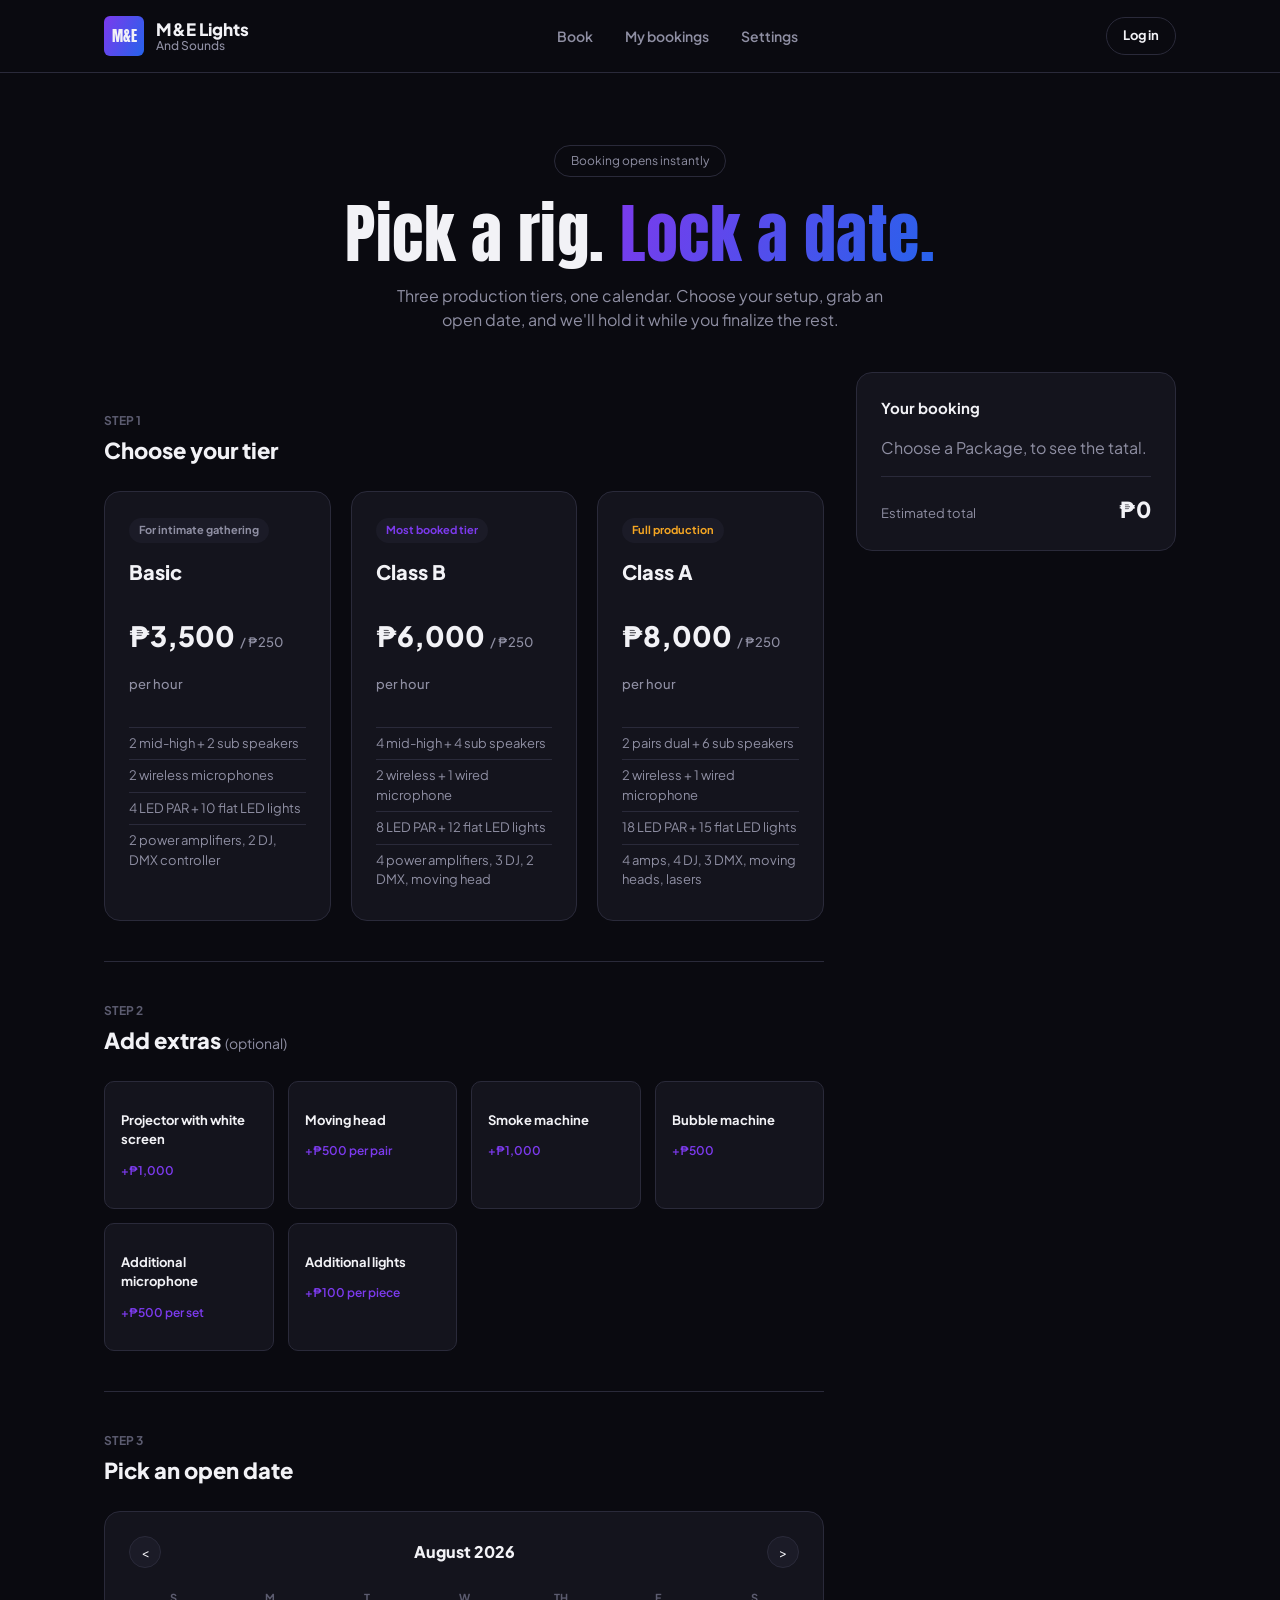
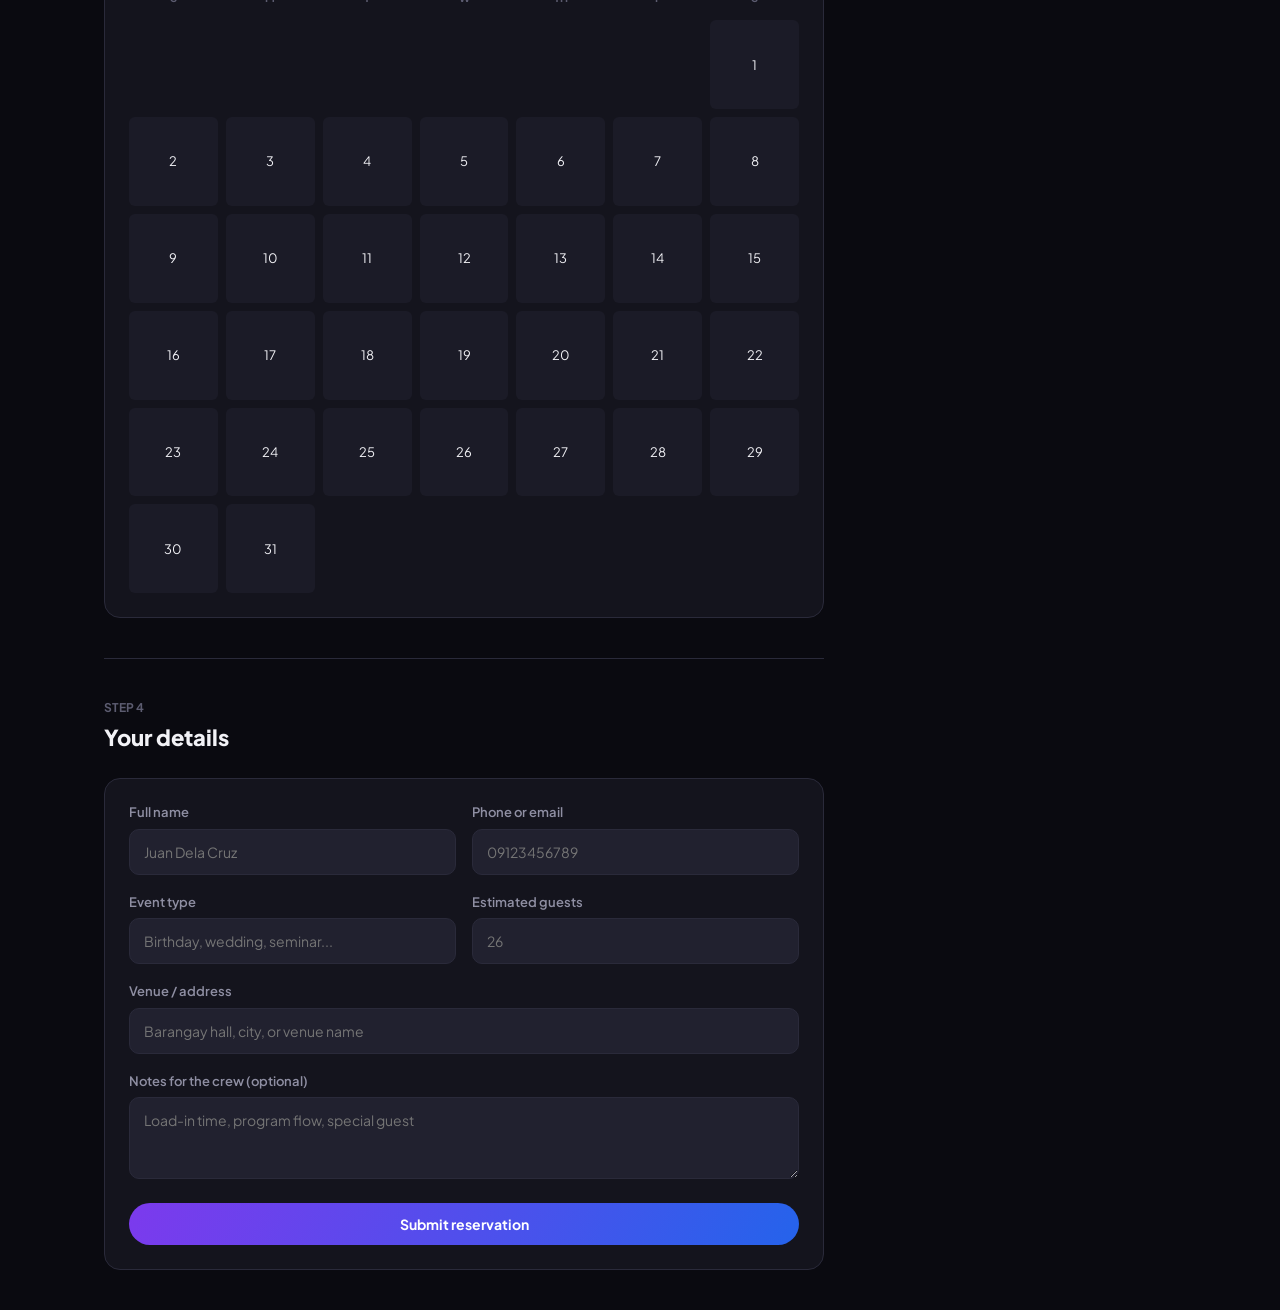
<file: student-information-system/Front-end/index.html>
<!DOCTYPE html>
<html lang="en">
<head>
<meta charset="UTF-8" />
<meta name="viewport" content="width=device-width, initial-scale=1.0" />
<title>M&E Lights and Sounds — Book Your Event</title>
<link rel="stylesheet" href="css/style.css" />
<style>
  .hero { padding: 72px 0 40px; text-align: center; }
  .hero-pill {
    display: inline-block; padding: 6px 16px; border-radius: 999px;
    border: 1px solid var(--border-subtle); font-size: 12px; color: var(--text-muted);
    margin-bottom: 24px;
  }
  .hero h1 {
    font-family: var(--font-display);
    font-weight: 400;
    font-size: clamp(36px, 6vw, 64px);
    letter-spacing: 0.5px;
    line-height: 1.05;
    margin: 0 0 16px;
  }
  .hero h1 .accent {
    background: var(--gradient-primary);
    -webkit-background-clip: text;
    background-clip: text;
    color: transparent;
  }
  .hero p { color: var(--text-muted); max-width: 520px; margin: 0 auto; font-size: 16px; }

  .step-section { padding: 40px 0; border-top: 1px solid var(--border-subtle); }
  .step-label { font-size: 12px; color: var(--text-faint); font-weight: 700; margin-bottom: 4px; }
  .step-title { font-size: 22px; font-weight: 800; margin: 0 0 24px; }

  .tier-grid {
    display: grid;
    grid-template-columns: repeat(3, 1fr);
    gap: 20px;
  }

  .tier-card {
    background: var(--bg-surface);
    border: 1px solid var(--border-subtle);
    border-radius: var(--radius-lg);
    padding: 24px;
    cursor: pointer;
    transition: border-color .15s ease, transform .15s ease;
  }

  .tier-card:hover { transform: translateY(-2px); }
  .tier-card.is-selected { border-color: var(--violet); box-shadow: 0 0 0 1px var(--violet); }

  .tier-tag {
    display: inline-block; font-size: 11px; font-weight: 700; padding: 4px 10px;
    border-radius: 999px; background: var(--bg-surface-2); color: var(--text-muted);
    margin-bottom: 14px;
  }

  .tier-name { font-size: 20px; font-weight: 800; margin: 0 0 4px; }
  .tier-price { font-size: 28px; font-weight: 800; }
  .tier-price small { font-size: 13px; font-weight: 500; color: var(--text-muted); }

  .tier-features { margin: 18px 0 0; padding: 0; list-style: none; }
  .tier-features li {
    font-size: 13px; color: var(--text-muted); padding: 6px 0;
    border-top: 1px solid var(--border-subtle);
  }

  .addon-grid {
    display: grid;
    grid-template-columns: repeat(4, 1fr);
    gap: 14px;
  }

  .addon-card {
    background: var(--bg-surface);
    border: 1px solid var(--border-subtle);
    border-radius: var(--radius-md);
    padding: 16px;
    cursor: pointer;
    transition: border-color .15s ease;
  }

  .addon-card.is-selected { border-color: var(--violet); }
  .addon-name { font-size: 13px; font-weight: 700; margin-bottom: 4px; }
  .addon-price { font-size: 12px; color: var(--violet); font-weight: 600; }

  .calendar-header {
    display: flex; align-items: center; justify-content: space-between; margin-bottom: 16px;
  }
  .calendar-title { font-weight: 800; font-size: 16px; }
  .calendar-nav {
    background: var(--bg-surface-2); border: 1px solid var(--border-subtle); color: var(--text-primary);
    width: 32px; height: 32px; border-radius: 50%; font-size: 14px;
  }
  .calendar-grid {
    display: grid; grid-template-columns: repeat(7, 1fr); gap: 8px;
  }
  .calendar-dow { text-align: center; font-size: 11px; color: var(--text-faint); font-weight: 700; padding: 6px 0; }
  .calendar-day {
    aspect-ratio: 1; border-radius: var(--radius-sm); background: var(--bg-surface-2);
    border: 1px solid transparent; color: var(--text-primary); font-size: 13px;
  }
  .calendar-day.is-empty { background: transparent; }
  .calendar-day:not(.is-empty):hover { border-color: var(--text-faint); }
  .calendar-day.is-selected { background: var(--gradient-primary); font-weight: 700; }

  .booking-layout {
    display: grid; grid-template-columns: 1fr 320px; gap: 32px; align-items: start;
  }

  .summary-card { position: sticky; top: 96px; padding: 24px; }
  .summary-card h3 { margin: 0 0 16px; font-size: 15px; }
  .summary-line {
    display: flex; justify-content: space-between; font-size: 13px; color: var(--text-muted);
    padding: 8px 0; border-bottom: 1px solid var(--border-subtle);
  }
  .summary-total {
    display: flex; justify-content: space-between; align-items: baseline;
    margin-top: 16px; padding-top: 16px; border-top: 1px solid var(--border-subtle);
  }
  .summary-total span:first-child { font-size: 13px; color: var(--text-muted); }
  .summary-total span:last-child { font-size: 22px; font-weight: 800; }

  @media (max-width: 900px) {
    .tier-grid, .addon-grid { grid-template-columns: 1fr 1fr; }
    .booking-layout { grid-template-columns: 1fr; }
    .summary-card { position: static; }
  }
</style>
</head>
<body>

<header class="site-header">
  <div class="container">
    <div class="brand">
      <div class="brand-mark">M&E</div>
      <div class="brand-name">M&E Lights <span>And Sounds</span></div>
    </div>
    <nav class="site-nav">
      <ul>
        <li><a href="index.html">Book</a></li>
        <li><a href="dashboard.html">My bookings</a></li>
        <li><a href="settings.html">Settings</a></li>
      </ul>
    </nav>
    <div class="header-actions">
      <a class="btn btn-ghost btn-sm" href="login.html">Log in</a>
    </div>
  </div>
</header>

<section class="hero">
  <div class="container">
    <span class="hero-pill">Booking opens instantly</span>
    <h1>Pick a rig. <span class="accent">Lock a date.</span></h1>
    <p>Three production tiers, one calendar. Choose your setup, grab an open date, and we'll hold it while you finalize the rest.</p>
  </div>
</section>

<div class="container booking-layout">
  <div>

    <section class="step-section" style="border-top:none;">
      <div class="step-label">STEP 1</div>
      <h2 class="step-title">Choose your tier</h2>
      <div class="tier-grid">

        <div class="tier-card" onclick="selectTier('basic', this)">
          <span class="tier-tag">For intimate gathering</span>
          <p class="tier-name">Basic</p>
          <p class="tier-price">₱3,500 <small>/ ₱250 per hour</small></p>
          <ul class="tier-features">
            <li>2 mid-high + 2 sub speakers</li>
            <li>2 wireless microphones</li>
            <li>4 LED PAR + 10 flat LED lights</li>
            <li>2 power amplifiers, 2 DJ, DMX controller</li>
          </ul>
        </div>

        <div class="tier-card" onclick="selectTier('classb', this)">
          <span class="tier-tag" style="color:var(--violet);">Most booked tier</span>
          <p class="tier-name">Class B</p>
          <p class="tier-price">₱6,000 <small>/ ₱250 per hour</small></p>
          <ul class="tier-features">
            <li>4 mid-high + 4 sub speakers</li>
            <li>2 wireless + 1 wired microphone</li>
            <li>8 LED PAR + 12 flat LED lights</li>
            <li>4 power amplifiers, 3 DJ, 2 DMX, moving head</li>
          </ul>
        </div>

        <div class="tier-card" onclick="selectTier('classa', this)">
          <span class="tier-tag" style="color:var(--amber);">Full production</span>
          <p class="tier-name">Class A</p>
          <p class="tier-price">₱8,000 <small>/ ₱250 per hour</small></p>
          <ul class="tier-features">
            <li>2 pairs dual + 6 sub speakers</li>
            <li>2 wireless + 1 wired microphone</li>
            <li>18 LED PAR + 15 flat LED lights</li>
            <li>4 amps, 4 DJ, 3 DMX, moving heads, lasers</li>
          </ul>
        </div>

      </div>
    </section>

    <section class="step-section">
      <div class="step-label">STEP 2</div>
      <h2 class="step-title">Add extras <span class="text-muted" style="font-weight:400; font-size:14px;">(optional)</span></h2>
      <div class="addon-grid">
        <div class="addon-card" onclick="toggleAddon('projector', this)">
          <p class="addon-name">Projector with white screen</p>
          <p class="addon-price">+₱1,000</p>
        </div>
        <div class="addon-card" onclick="toggleAddon('moving', this)">
          <p class="addon-name">Moving head</p>
          <p class="addon-price">+₱500 per pair</p>
        </div>
        <div class="addon-card" onclick="toggleAddon('smoke', this)">
          <p class="addon-name">Smoke machine</p>
          <p class="addon-price">+₱1,000</p>
        </div>
        <div class="addon-card" onclick="toggleAddon('bubble', this)">
          <p class="addon-name">Bubble machine</p>
          <p class="addon-price">+₱500</p>
        </div>
        <div class="addon-card" onclick="toggleAddon('mic', this)">
          <p class="addon-name">Additional microphone</p>
          <p class="addon-price">+₱500 per set</p>
        </div>
        <div class="addon-card" onclick="toggleAddon('lights', this)">
          <p class="addon-name">Additional lights</p>
          <p class="addon-price">+₱100 per piece</p>
        </div>
      </div>
    </section>

    <section class="step-section">
      <div class="step-label">STEP 3</div>
      <h2 class="step-title">Pick an open date</h2>
      <div class="card" style="padding:24px;">
        <div id="booking-calendar"></div>
      </div>
    </section>

    <section class="step-section">
      <div class="step-label">STEP 4</div>
      <h2 class="step-title">Your details</h2>
      <div class="card" style="padding:24px;">
        <div class="field-row">
          <div class="field">
            <label for="full-name">Full name</label>
            <input id="full-name" type="text" placeholder="Juan Dela Cruz" />
          </div>
          <div class="field">
            <label for="contact">Phone or email</label>
            <input id="contact" type="text" placeholder="09123456789" />
          </div>
        </div>
        <div class="field-row">
          <div class="field">
            <label for="event-type">Event type</label>
            <input id="event-type" type="text" placeholder="Birthday, wedding, seminar..." />
          </div>
          <div class="field">
            <label for="guests">Estimated guests</label>
            <input id="guests" type="number" placeholder="26" />
          </div>
        </div>
        <div class="field">
          <label for="venue">Venue / address</label>
          <input id="venue" type="text" placeholder="Barangay hall, city, or venue name" />
        </div>
        <div class="field">
          <label for="notes">Notes for the crew (optional)</label>
          <textarea id="notes" rows="3" placeholder="Load-in time, program flow, special guest"></textarea>
        </div>
        <button class="btn btn-primary btn-block" onclick="alert('Reservation submitted! Confirmation will be sent to your contact info.')">Submit reservation</button>
      </div>
    </section>

  </div>

  <aside class="card summary-card">
    <h3>Your booking</h3>
    <div id="booking-summary"><p class="text-muted">Choose a Package, to see the tatal.</p></div>
    <div class="summary-total">
      <span>Estimated total</span>
      <span id="booking-total">₱0</span>
    </div>
  </aside>
</div>

<script src="js/main.js"></script>
<script>
  renderCalendar('booking-calendar', 2026, 7); // August 2026
</script>

</body>
</html>
</file>
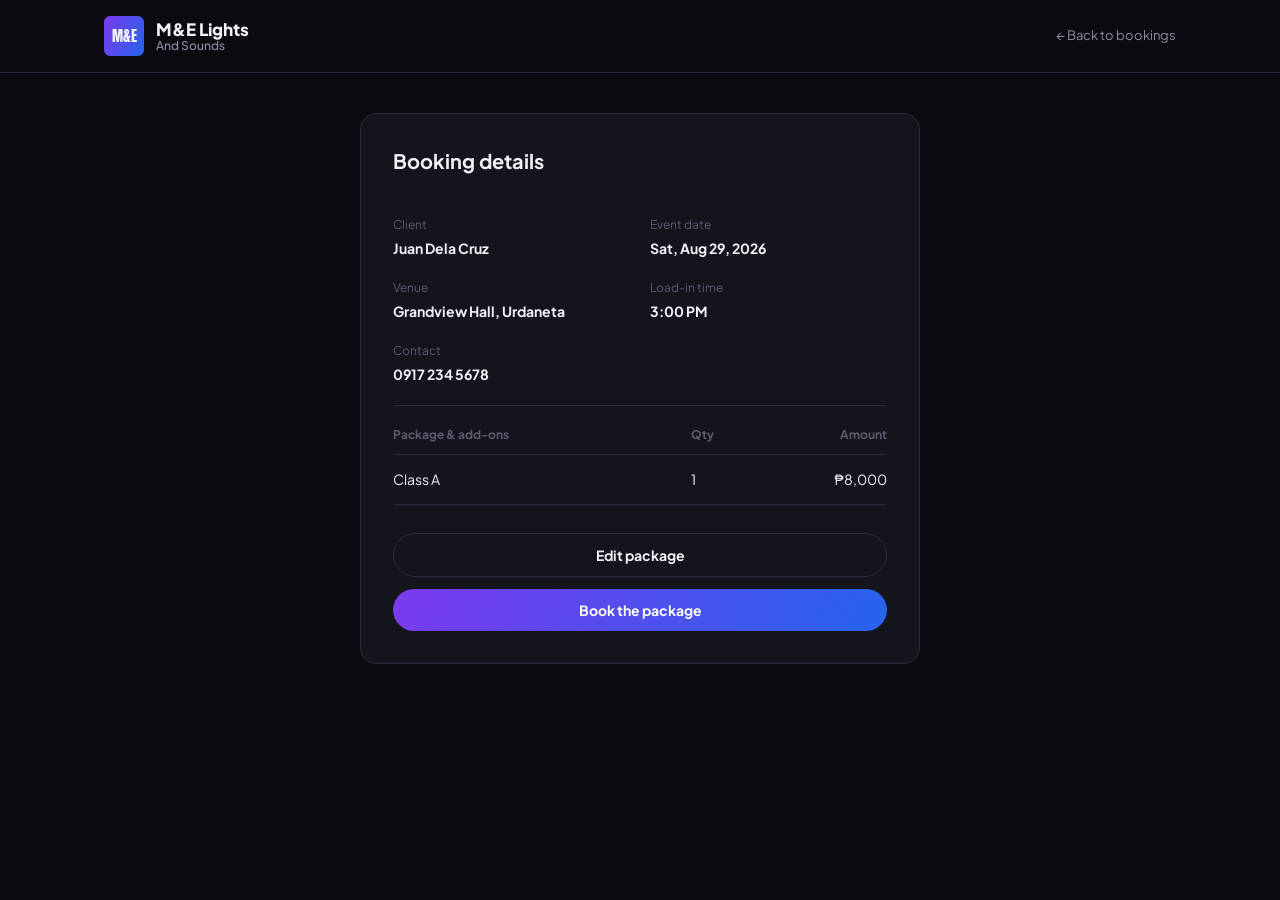
<file: student-information-system/Front-end/booking-details.html>
<!DOCTYPE html>
<html lang="en">
<head>
<meta charset="UTF-8" />
<meta name="viewport" content="width=device-width, initial-scale=1.0" />
<title>Booking Details — M&E Lights and Sounds</title>
<link rel="stylesheet" href="css/style.css" />
<style>
  .page-wrap { padding: 40px 0 80px; display: flex; justify-content: center; }
  .details-card { width: 100%; max-width: 560px; padding: 32px; }
  .details-grid {
    display: grid; grid-template-columns: 1fr 1fr; gap: 20px;
    padding: 20px 0; border-bottom: 1px solid var(--border-subtle); margin-bottom: 20px;
  }
  .details-grid div p:first-child { font-size: 12px; color: var(--text-faint); margin: 0 0 4px; }
  .details-grid div p:last-child { font-size: 14px; font-weight: 700; margin: 0; }
  table.package-table { width: 100%; border-collapse: collapse; margin-bottom: 28px; }
  table.package-table th {
    text-align: left; font-size: 12px; color: var(--text-faint); font-weight: 700;
    padding: 0 0 10px; border-bottom: 1px solid var(--border-subtle);
  }
  table.package-table td {
    padding: 14px 0; font-size: 14px; border-bottom: 1px solid var(--border-subtle);
  }
  table.package-table td:last-child, table.package-table th:last-child { text-align: right; }
</style>
</head>
<body>

<header class="site-header">
  <div class="container">
    <div class="brand">
      <div class="brand-mark">M&E</div>
      <div class="brand-name">M&E Lights <span>And Sounds</span></div>
    </div>
    <div class="header-actions">
      <a href="dashboard.html" class="text-muted" style="font-size:13px;">&larr; Back to bookings</a>
    </div>
  </div>
</header>

<div class="container page-wrap">
  <div class="card details-card">
    <h2 style="margin:0 0 20px; font-size:20px;">Booking details</h2>

    <div class="details-grid">
      <div>
        <p>Client</p>
        <p>Juan Dela Cruz</p>
      </div>
      <div>
        <p>Event date</p>
        <p>Sat, Aug 29, 2026</p>
      </div>
      <div>
        <p>Venue</p>
        <p>Grandview Hall, Urdaneta</p>
      </div>
      <div>
        <p>Load-in time</p>
        <p>3:00 PM</p>
      </div>
      <div>
        <p>Contact</p>
        <p>0917 234 5678</p>
      </div>
    </div>

    <table class="package-table">
      <thead>
        <tr><th>Package &amp; add-ons</th><th>Qty</th><th>Amount</th></tr>
      </thead>
      <tbody>
        <tr><td>Class A</td><td>1</td><td>₱8,000</td></tr>
      </tbody>
    </table>

    <button class="btn btn-ghost btn-block" style="margin-bottom:12px;" onclick="window.location.href='index.html'">Edit package</button>
    <button class="btn btn-primary btn-block" onclick="alert('Booking confirmed!')">Book the package</button>
  </div>
</div>

</body>
</html>
</file>
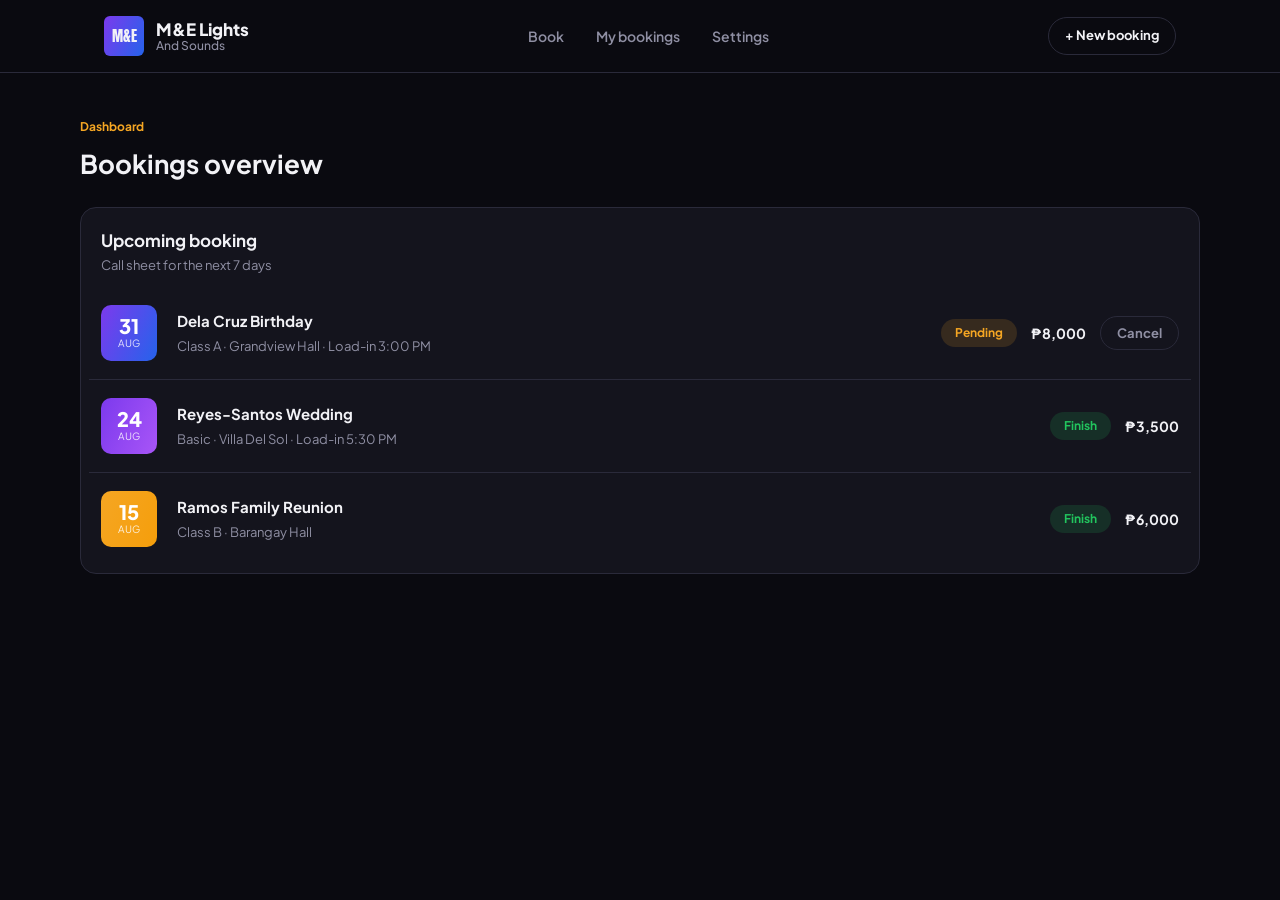
<file: student-information-system/Front-end/dashboard.html>
<!DOCTYPE html>
<html lang="en">
<head>
<meta charset="UTF-8" />
<meta name="viewport" content="width=device-width, initial-scale=1.0" />
<title>Dashboard — M&E Lights and Sounds</title>
<link rel="stylesheet" href="css/style.css" />
<style>
  .page-wrap { padding: 40px 0 80px; }
  .booking-list { padding: 8px; }
  .booking-row {
    display: flex; align-items: center; gap: 20px;
    padding: 18px 12px; border-bottom: 1px solid var(--border-subtle);
  }
  .booking-row:last-child { border-bottom: none; }
  .date-badge {
    width: 56px; height: 56px; border-radius: var(--radius-md);
    display: flex; flex-direction: column; align-items: center; justify-content: center;
    color: #fff; flex-shrink: 0;
  }
  .date-badge .day { font-size: 20px; font-weight: 800; line-height: 1; }
  .date-badge .mon { font-size: 10px; text-transform: uppercase; opacity: .85; }
  .booking-info { flex: 1; min-width: 0; }
  .booking-info h4 { margin: 0 0 4px; font-size: 15px; }
  .booking-info p { margin: 0; font-size: 13px; color: var(--text-muted); }
  .booking-side { display: flex; align-items: center; gap: 14px; flex-shrink: 0; }
  .booking-price { font-weight: 700; font-size: 14px; }

  .modal-overlay {
    position: fixed; inset: 0; background: rgba(0,0,0,0.6);
    display: none; align-items: center; justify-content: center; z-index: 100;
  }
  .modal-overlay.is-open { display: flex; }
  .modal-box { width: 100%; max-width: 340px; padding: 28px; text-align: center; }
  .modal-box p { margin: 0 0 24px; font-size: 14px; }
  .modal-actions { display: flex; gap: 12px; justify-content: center; }
</style>
</head>
<body>

<header class="site-header">
  <div class="container">
    <div class="brand">
      <div class="brand-mark">M&E</div>
      <div class="brand-name">M&E Lights <span>And Sounds</span></div>
    </div>
    <nav class="site-nav">
      <ul>
        <li><a href="index.html">Book</a></li>
        <li><a href="dashboard.html">My bookings</a></li>
        <li><a href="settings.html">Settings</a></li>
      </ul>
    </nav>
    <div class="header-actions">
      <a class="btn btn-ghost btn-sm" href="index.html">+ New booking</a>
    </div>
  </div>
</header>

<div class="container page-wrap">
  <span class="eyebrow">Dashboard</span>
  <h1 style="margin:0 0 24px; font-size:26px;">Bookings overview</h1>

  <div class="card">
    <div style="padding:20px 20px 4px;">
      <h3 style="margin:0 0 2px; font-size:17px;">Upcoming booking</h3>
      <p class="text-muted" style="margin:0; font-size:13px;">Call sheet for the next 7 days</p>
    </div>

    <div class="booking-list">
      <div class="booking-row">
        <div class="date-badge" style="background: var(--gradient-primary);">
          <span class="day">31</span><span class="mon">Aug</span>
        </div>
        <div class="booking-info">
          <h4>Dela Cruz Birthday</h4>
          <p>Class A · Grandview Hall · Load-in 3:00 PM</p>
        </div>
        <div class="booking-side">
          <span class="pill pill-pending">Pending</span>
          <span class="booking-price">₱8,000</span>
          <button class="btn btn-danger-outline btn-sm" onclick="openConfirmModal('Dela Cruz Birthday')">Cancel</button>
        </div>
      </div>

      <div class="booking-row">
        <div class="date-badge" style="background: linear-gradient(115deg, #7c3aed, #a855f7);">
          <span class="day">24</span><span class="mon">Aug</span>
        </div>
        <div class="booking-info">
          <h4>Reyes-Santos Wedding</h4>
          <p>Basic · Villa Del Sol · Load-in 5:30 PM</p>
        </div>
        <div class="booking-side">
          <span class="pill pill-finished">Finish</span>
          <span class="booking-price">₱3,500</span>
        </div>
      </div>

      <div class="booking-row">
        <div class="date-badge" style="background: linear-gradient(115deg, #f5a623, #f59e0b);">
          <span class="day">15</span><span class="mon">Aug</span>
        </div>
        <div class="booking-info">
          <h4>Ramos Family Reunion</h4>
          <p>Class B · Barangay Hall</p>
        </div>
        <div class="booking-side">
          <span class="pill pill-finished">Finish</span>
          <span class="booking-price">₱6,000</span>
        </div>
      </div>
    </div>
  </div>
</div>

<div class="modal-overlay" id="confirm-modal">
  <div class="card modal-box">
    <p id="confirm-modal-text">Are you sure you want to cancel it?</p>
    <div class="modal-actions">
      <button class="btn btn-primary btn-sm" style="background:#dc2626;" onclick="closeConfirmModal()">Confirm</button>
      <button class="btn btn-ghost btn-sm" onclick="closeConfirmModal()">Cancel</button>
    </div>
  </div>
</div>

<script src="js/main.js"></script>
</body>
</html>
</file>
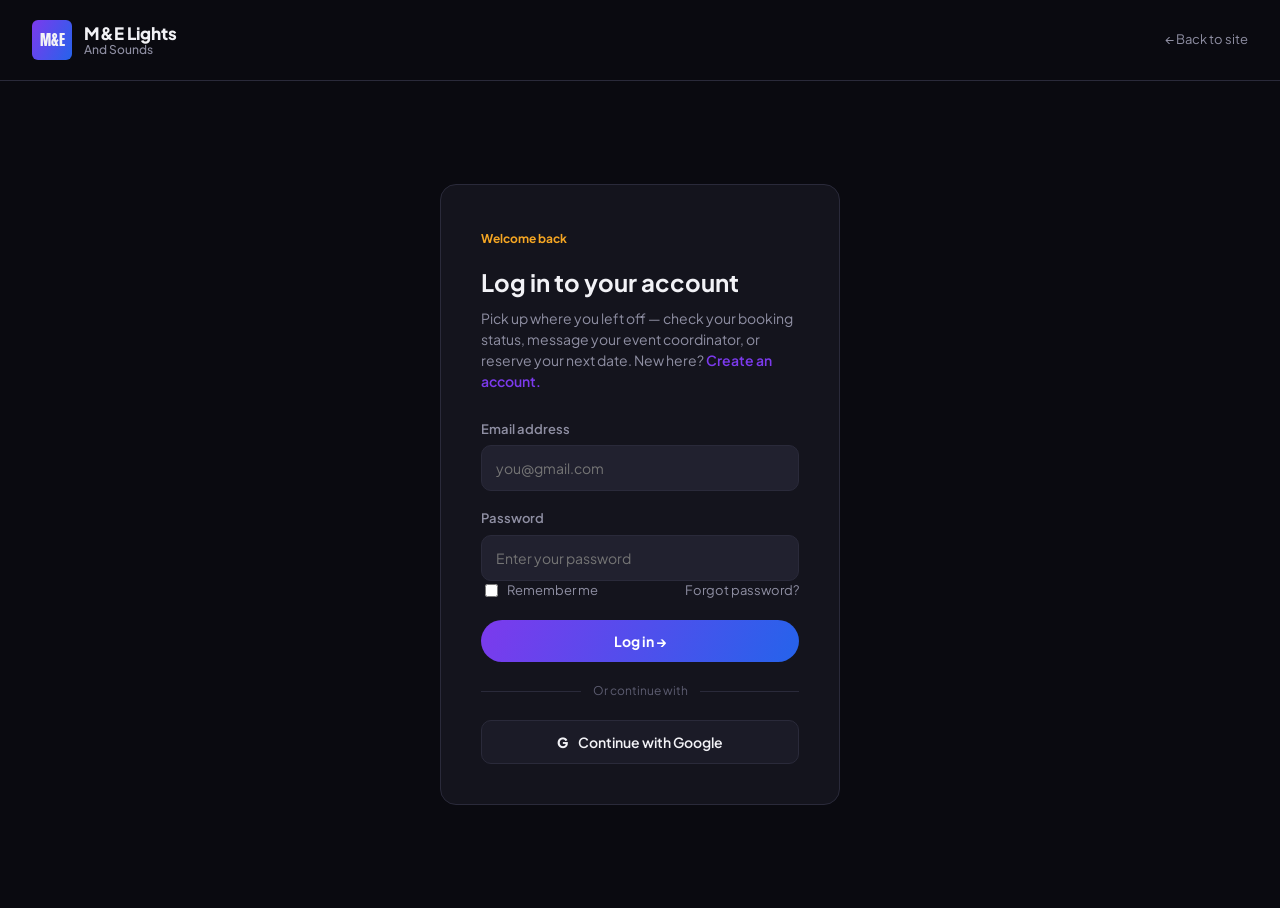
<file: student-information-system/Front-end/login.html>
<!DOCTYPE html>
<html lang="en">
<head>
<meta charset="UTF-8" />
<meta name="viewport" content="width=device-width, initial-scale=1.0" />
<title>Log in — M&E Lights and Sounds</title>
<link rel="stylesheet" href="css/style.css" />
<style>
  .auth-header {
    display: flex; align-items: center; justify-content: space-between;
    padding: 20px 32px; border-bottom: 1px solid var(--border-subtle);
  }
  .auth-wrap {
    min-height: calc(100vh - 73px);
    display: flex; align-items: center; justify-content: center;
    padding: 40px 20px;
  }
  .auth-card { width: 100%; max-width: 400px; padding: 40px; }
  .auth-card h1 { font-size: 24px; margin: 8px 0 8px; }
  .auth-card p.lead { color: var(--text-muted); font-size: 14px; margin: 0 0 28px; }
  .auth-meta { display: flex; justify-content: space-between; align-items: center; font-size: 13px; margin: -8px 0 20px; }
  .auth-meta label { display: flex; align-items: center; gap: 6px; color: var(--text-muted); }
  .divider { display: flex; align-items: center; gap: 12px; margin: 20px 0; color: var(--text-faint); font-size: 12px; }
  .divider::before, .divider::after { content: ''; flex: 1; height: 1px; background: var(--border-subtle); }
  .btn-google {
    display: flex; align-items: center; justify-content: center; gap: 10px;
    width: 100%; padding: 12px; border-radius: var(--radius-md);
    border: 1px solid var(--border-subtle); background: var(--bg-surface-2); color: var(--text-primary);
    font-weight: 600; font-size: 14px;
  }
</style>
</head>
<body>

<div class="auth-header">
  <div class="brand">
    <div class="brand-mark">M&E</div>
    <div class="brand-name">M&E Lights <span>And Sounds</span></div>
  </div>
  <a href="index.html" class="text-muted" style="font-size:13px;">&larr; Back to site</a>
</div>

<div class="auth-wrap">
  <div class="card auth-card">
    <span class="eyebrow">Welcome back</span>
    <h1>Log in to your account</h1>
    <p class="lead">Pick up where you left off — check your booking status, message your event coordinator, or reserve your next date. New here? <a href="signup.html" style="color:var(--violet); font-weight:600;">Create an account.</a></p>

    <form onsubmit="event.preventDefault(); window.location.href='dashboard.html';">
      <div class="field">
        <label for="email">Email address</label>
        <input id="email" type="email" placeholder="you@gmail.com" required />
      </div>
      <div class="field" style="margin-bottom:8px;">
        <label for="password">Password</label>
        <input id="password" type="password" placeholder="Enter your password" required />
      </div>
      <div class="auth-meta">
        <label><input type="checkbox" /> Remember me</label>
        <a href="#" style="color:var(--text-muted);">Forgot password?</a>
      </div>
      <button type="submit" class="btn btn-primary btn-block">Log in &rarr;</button>
    </form>

    <div class="divider">Or continue with</div>
    <button type="button" class="btn-google" onclick="window.location.href='dashboard.html'">
      <span style="font-weight:800;">G</span> Continue with Google
    </button>
  </div>
</div>

</body>
</html>
</file>
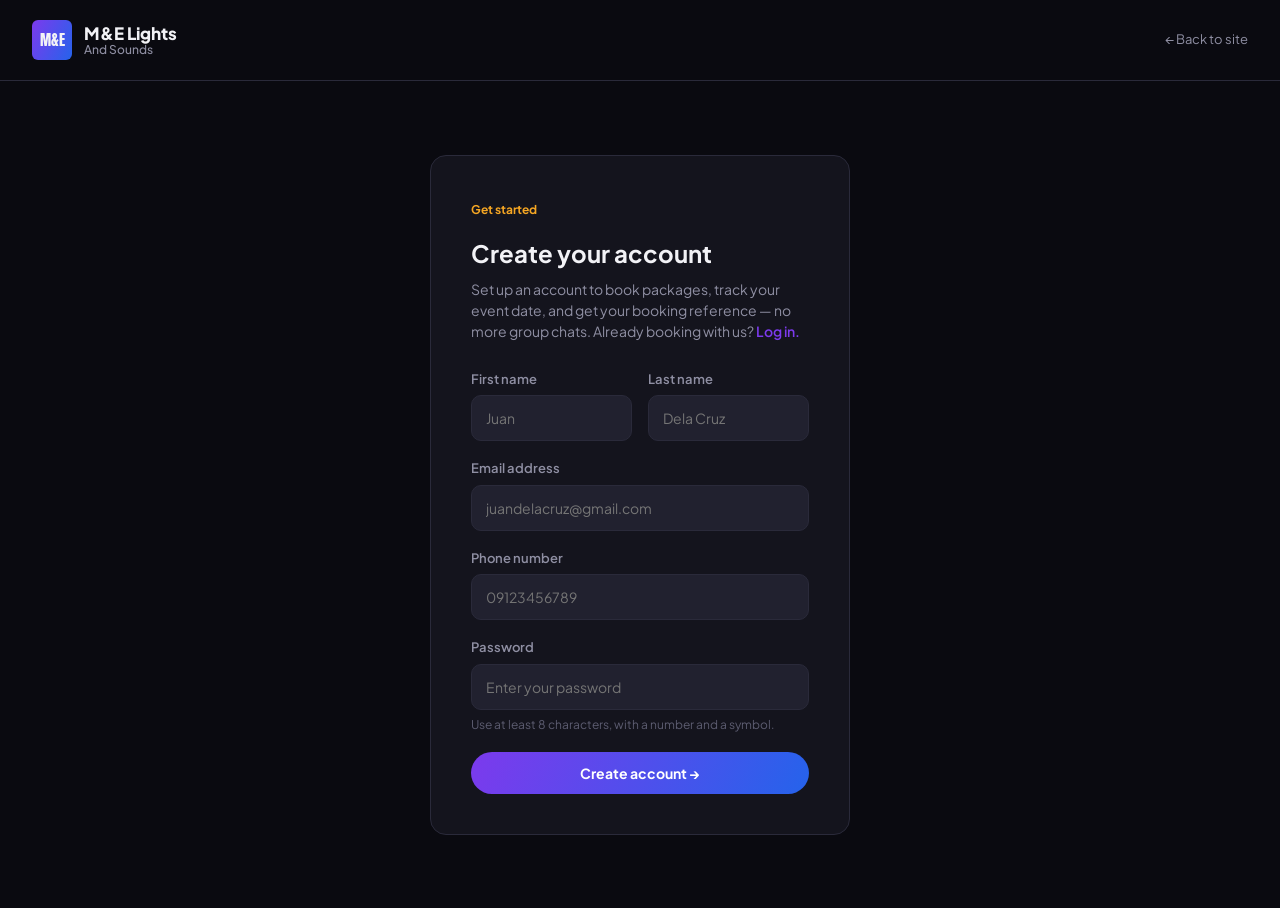
<file: student-information-system/Front-end/signup.html>
<!DOCTYPE html>
<html lang="en">
<head>
<meta charset="UTF-8" />
<meta name="viewport" content="width=device-width, initial-scale=1.0" />
<title>Create an account — M&E Lights and Sounds</title>
<link rel="stylesheet" href="css/style.css" />
<style>
  .auth-header {
    display: flex; align-items: center; justify-content: space-between;
    padding: 20px 32px; border-bottom: 1px solid var(--border-subtle);
  }
  .auth-wrap {
    min-height: calc(100vh - 73px);
    display: flex; align-items: center; justify-content: center;
    padding: 40px 20px;
  }
  .auth-card { width: 100%; max-width: 420px; padding: 40px; }
  .auth-card h1 { font-size: 24px; margin: 8px 0 8px; }
  .auth-card p.lead { color: var(--text-muted); font-size: 14px; margin: 0 0 28px; }
  .hint { font-size: 12px; color: var(--text-faint); margin-top: -12px; margin-bottom: 18px; }
</style>
</head>
<body>

<div class="auth-header">
  <div class="brand">
    <div class="brand-mark">M&E</div>
    <div class="brand-name">M&E Lights <span>And Sounds</span></div>
  </div>
  <a href="index.html" class="text-muted" style="font-size:13px;">&larr; Back to site</a>
</div>

<div class="auth-wrap">
  <div class="card auth-card">
    <span class="eyebrow">Get started</span>
    <h1>Create your account</h1>
    <p class="lead">Set up an account to book packages, track your event date, and get your booking reference — no more group chats. Already booking with us? <a href="login.html" style="color:var(--violet); font-weight:600;">Log in.</a></p>

    <form onsubmit="event.preventDefault(); window.location.href='dashboard.html';">
      <div class="field-row">
        <div class="field">
          <label for="first-name">First name</label>
          <input id="first-name" type="text" placeholder="Juan" required />
        </div>
        <div class="field">
          <label for="last-name">Last name</label>
          <input id="last-name" type="text" placeholder="Dela Cruz" required />
        </div>
      </div>
      <div class="field">
        <label for="email">Email address</label>
        <input id="email" type="email" placeholder="juandelacruz@gmail.com" required />
      </div>
      <div class="field">
        <label for="phone">Phone number</label>
        <input id="phone" type="tel" placeholder="09123456789" required />
      </div>
      <div class="field">
        <label for="password">Password</label>
        <input id="password" type="password" placeholder="Enter your password" required />
      </div>
      <p class="hint">Use at least 8 characters, with a number and a symbol.</p>
      <button type="submit" class="btn btn-primary btn-block">Create account &rarr;</button>
    </form>
  </div>
</div>

</body>
</html>
</file>
<file: student-information-system/Front-end/css/style.css>
@import url('https://fonts.googleapis.com/css2?family=Anton&family=Plus+Jakarta+Sans:wght@400;500;600;700;800&display=swap');

:root {
  --bg-void: #0a0a10;
  --bg-surface: #14141d;
  --bg-surface-2: #1b1b27;
  --bg-input: #21212f;
  --border-subtle: #2a2a3a;
  --text-primary: #f2f2f6;
  --text-muted: #8f8fa3;
  --text-faint: #5c5c70;

  --violet: #7c3aed;
  --blue: #2563eb;
  --gradient-primary: linear-gradient(115deg, #7c3aed, #2563eb);

  --amber: #f5a623;
  --amber-dim: rgba(245, 166, 35, 0.15);
  --green: #22c55e;
  --green-dim: rgba(34, 197, 94, 0.15);

  --radius-lg: 16px;
  --radius-md: 10px;
  --radius-sm: 6px;

  --font-display: 'Anton', sans-serif;
  --font-body: 'Plus Jakarta Sans', sans-serif;
}
* {
  box-sizing: border-box;
}
body {
  margin: 0;
  background-color: var(--bg-void);
  color: var(--text-primary);
  font-family: var(--font-body);
  line-height: 1.5;
}
a {
  color: inherit;
  text-decoration: none;
}
ul {
  list-style: none;
  margin: 0;
  padding: 0;
}
button {
  font-family: inherit;
  cursor: pointer;
}
input, textarea, select {
  font-family: inherit;
}
.container {
  max-width: 1120px;
  margin: 0 auto;
  padding: 0 24px;
}
.site-header {
  border-bottom: 1px solid var(--border-subtle);
  background-color: var(--bg-void);
}
.site-header .container {
  display: flex;
  align-items: center;
  justify-content: space-between;
  height: 72px;
}
.brand {
  display: flex;
  align-items: center;
  gap: 12px;
}
.brand-mark {
  width: 40px;
  height: 40px;
  border-radius: var(--radius-sm);
  background-image: var(--gradient-primary);
  display: flex;
  align-items: center;
  justify-content: center;
  font-family: var(--font-display);
  font-size: 15px;
}
.brand-name {
  font-weight: 800;
  font-size: 17px;
  line-height: 1.1;
}
.brand-name span {
  display: block;
  font-weight: 500;
  font-size: 12px;
  color: var(--text-muted);
}
.site-nav ul {
  display: flex;
  gap: 32px;
}
.site-nav a {
  font-size: 14px;
  font-weight: 600;
  color: var(--text-muted);
}
.site-nav a:hover {
  color: var(--text-primary);
}
.header-actions {
  display: flex;
  align-items: center;
  gap: 12px;
}
.btn {
  display: inline-flex;
  align-items: center;
  justify-content: center;
  gap: 8px;
  padding: 12px 22px;
  border-radius: 999px;
  border: none;
  font-weight: 700;
  font-size: 14px;
}
.btn-primary {
  background-image: var(--gradient-primary);
  color: #ffffff;
}
.btn-primary:hover {
  opacity: 0.9;
}
.btn-ghost {
  background-color: transparent;
  color: var(--text-primary);
  border: 1px solid var(--border-subtle);
}
.btn-ghost:hover {
  border-color: var(--text-faint);
}
.btn-block {
  width: 100%;
}
.btn-sm {
  padding: 8px 16px;
  font-size: 13px;
}
.btn-danger-outline {
  background-color: transparent;
  border: 1px solid var(--border-subtle);
  color: var(--text-muted);
}
.card {
  background-color: var(--bg-surface);
  border: 1px solid var(--border-subtle);
  border-radius: var(--radius-lg);
}
.eyebrow {
  display: inline-block;
  font-size: 12px;
  font-weight: 700;
  color: var(--amber);
  margin-bottom: 8px;
}
.field {
  margin-bottom: 18px;
}
.field label {
  display: block;
  font-size: 13px;
  font-weight: 600;
  color: var(--text-muted);
  margin-bottom: 6px;
}
.field input,
.field textarea {
  width: 100%;
  padding: 13px 14px;
  border-radius: var(--radius-md);
  border: 1px solid var(--border-subtle);
  background-color: var(--bg-input);
  color: var(--text-primary);
  font-size: 14px;
  outline: none;
}
.field input:focus,
.field textarea:focus {
  border-color: var(--violet);
}
.field-row {
  display: grid;
  grid-template-columns: 1fr 1fr;
  gap: 16px;
}
.pill {
  display: inline-block;
  padding: 5px 14px;
  border-radius: 999px;
  font-size: 12px;
  font-weight: 700;
}
.pill-pending {
  background-color: var(--amber-dim);
  color: var(--amber);
}
.pill-finished {
  background-color: var(--green-dim);
  color: var(--green);
}
.text-muted {
  color: var(--text-muted);
}

@media (max-width: 720px) {
  .site-nav {
    display: none;
  }

  .field-row {
    grid-template-columns: 1fr;
  }
}
</file>
